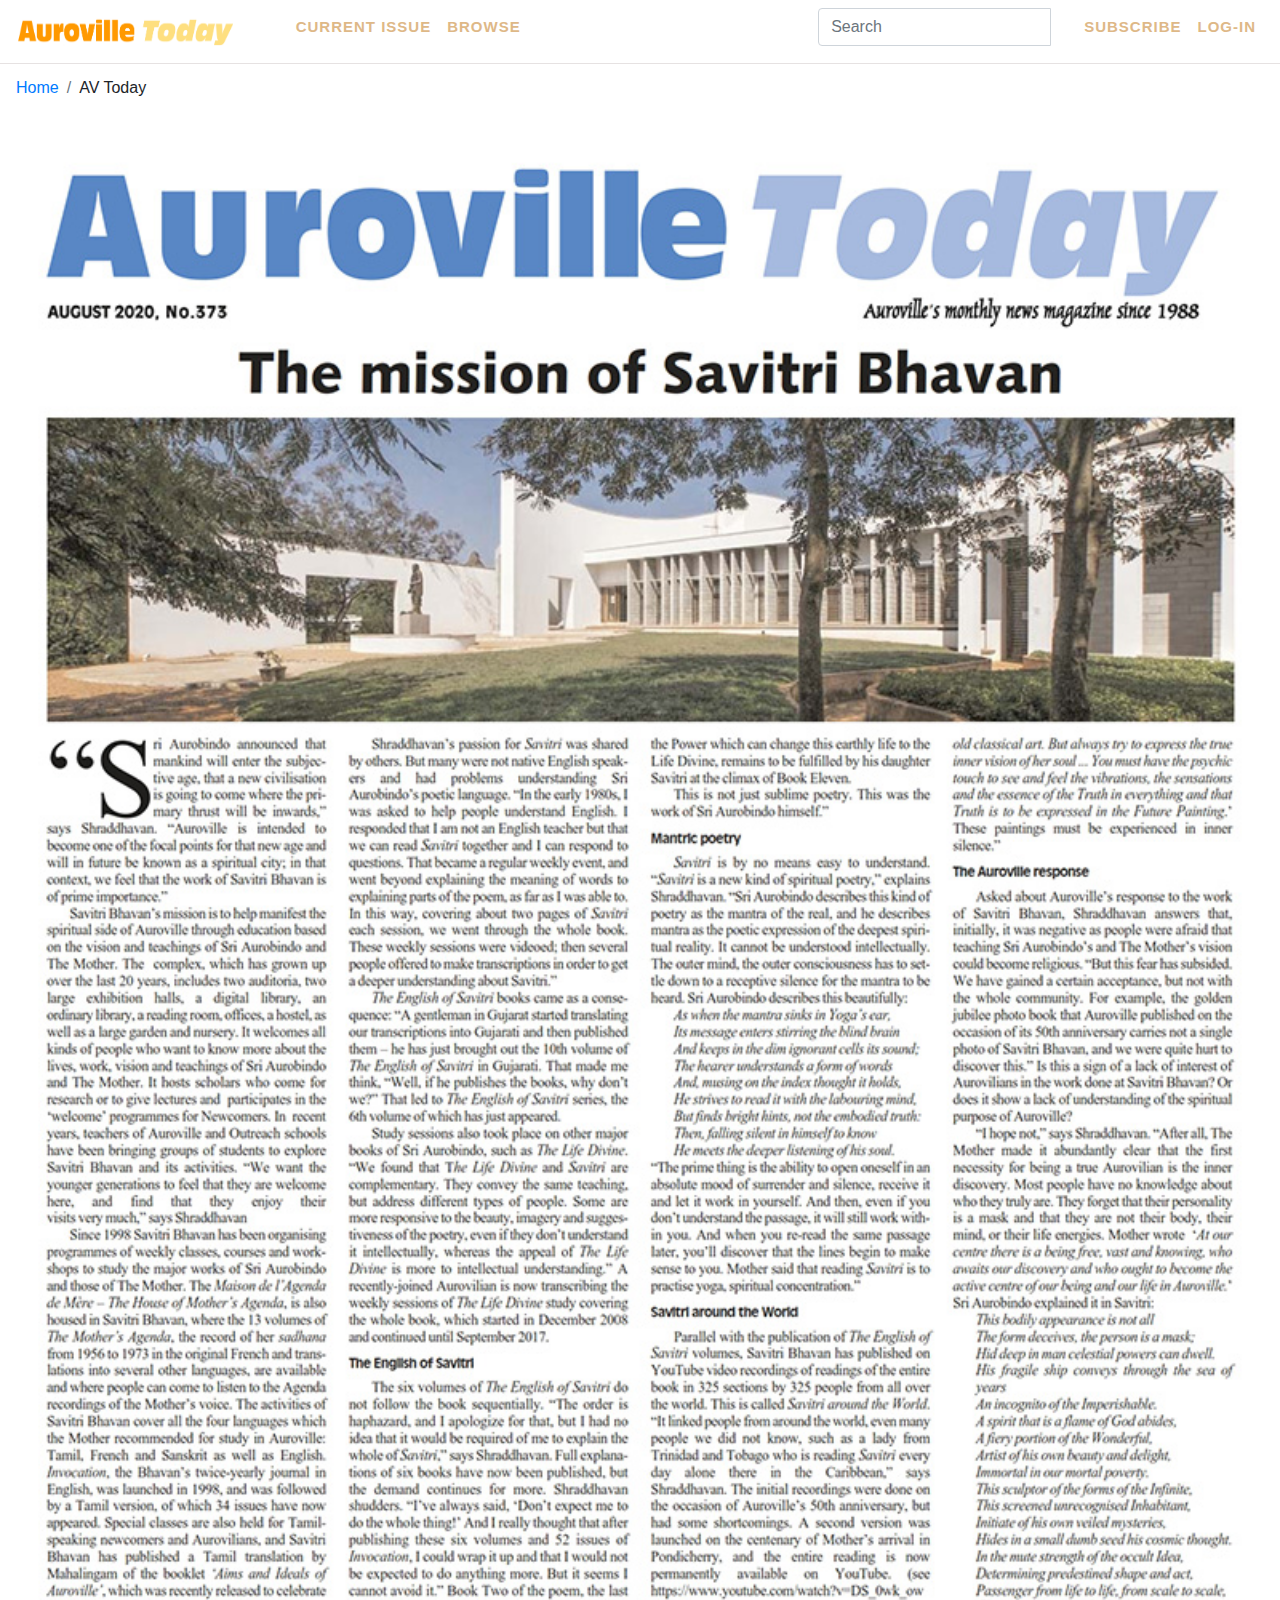
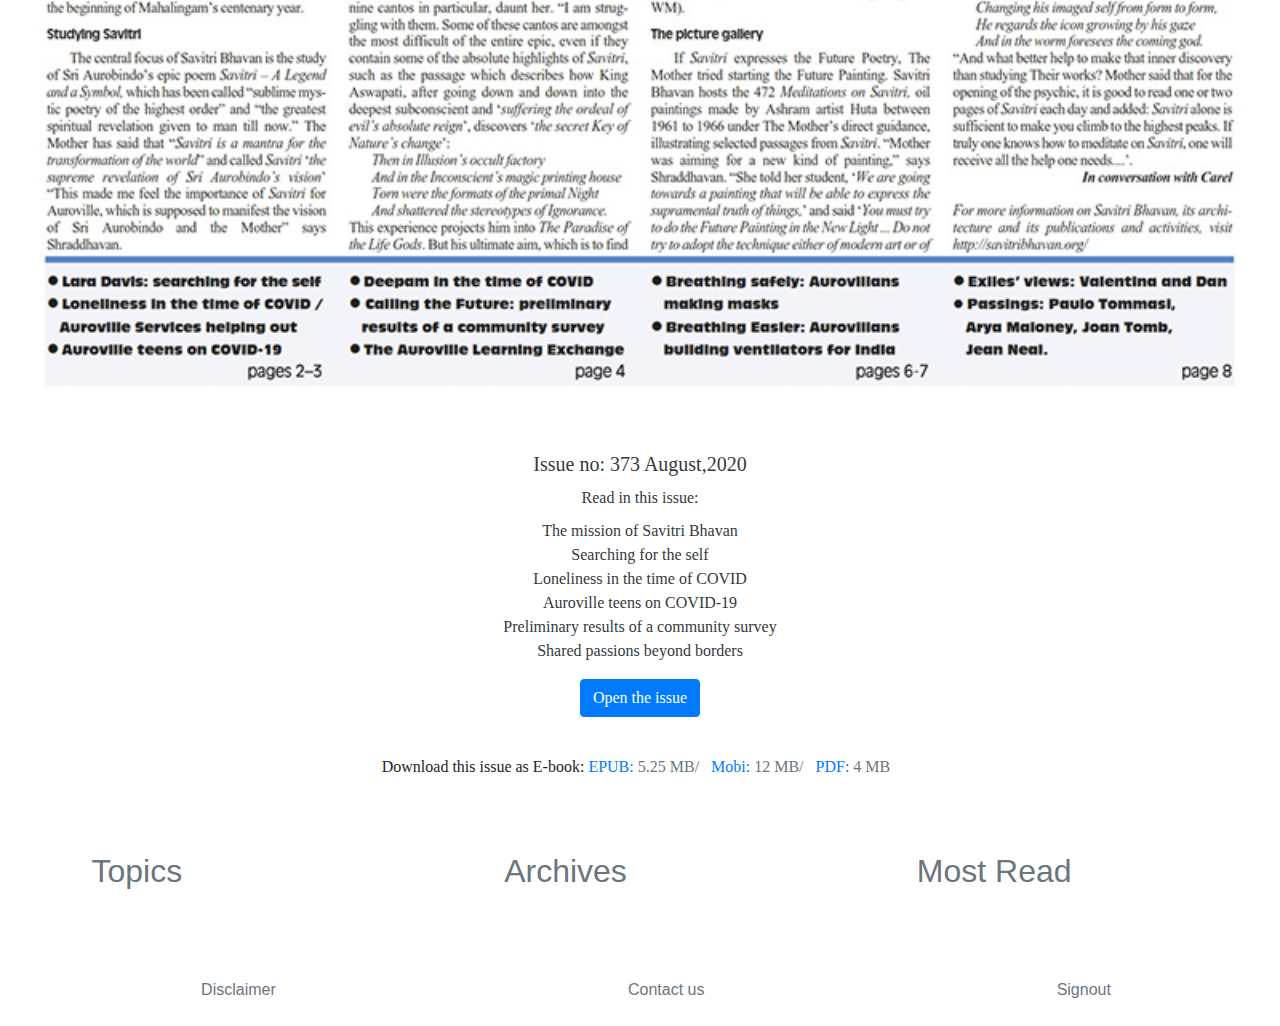
<file: index.html>
<!doctype html>
<html lang="en">
  <head>
    <!-- Required meta tags -->
    <meta charset="utf-8">
    <meta name="viewport" content="width=device-width, initial-scale=1, shrink-to-fit=no">
    <link rel="icon" href="images/title.jpg">

    <!-- Bootstrap CSS -->
    <link rel="stylesheet" href="https://stackpath.bootstrapcdn.com/bootstrap/4.3.1/css/bootstrap.min.css" integrity="sha384-ggOyR0iXCbMQv3Xipma34MD+dH/1fQ784/j6cY/iJTQUOhcWr7x9JvoRxT2MZw1T" crossorigin="anonymous">
    <link rel="stylesheet" href="https://use.fontawesome.com/releases/v5.14.0/css/all.css" integrity="sha384-HzLeBuhoNPvSl5KYnjx0BT+WB0QEEqLprO+NBkkk5gbc67FTaL7XIGa2w1L0Xbgc" crossorigin="anonymous">
    <link rel="stylesheet" href="style.css">
    <title>Auroville Today</title>
  </head>
  <body>

    <!--navbar-->
    <nav class="navbar sticky-top nav-menu navbar-expand-lg  scroll">
      <!--Brand logo-->
       <a href="#" ><img src="images/avtoday_logo-fb6104b54d6cd9b0c238b9ac09770b38 (1).png" class="logo " alt=""></i></a>
           <button  type="button" class="navbar-toggler bg-white nav-button navigation-button fixed mt-1 " style="outline: none;" data-toggle="collapse" data-target="#nav">
            <div class="bg-dark line1"></div>
            <div class="bg-dark line2"></div>
            <div class="bg-dark line3"></div>
           </button>
           <div class="collapse navbar-collapse  mb-2" style="font-family:'Segoe UI', Tahoma, Geneva, Verdana, sans-serif" id="nav">
              <ul class="navbar-nav  ">
                  <li class="nav-item"><a href="#" class="nav-link menu-item  text-uppercase  ">Current issue</a> </li>
                  <li class="nav-item"><a href="#" class="nav-link menu-item  text-uppercase ">Browse</a> </li>
             </ul>         
                  
               
               <form class="form-inline ml-auto ">
                  <div class="input-group">
                      <input type="text" class="form-control"placeholder="Search">
                      <div class="input-group-append">
                          <button type="button" class="btn"><i class="fas fa-search text-muted"></i></button>
                      </div>
                  </div>
              </form>
              <ul class="navbar-nav  ">
                <li class="nav-item "><a href="#" class="nav-link menu-item  text-uppercase  ">Subscribe</a> </li>
                  <li class="nav-item"><a href="#" class="nav-link menu-item  text-uppercase ">Log-in</a>  </li>
              </ul>
           </div> 
            
      </nav>
      <!--End of navbar-->
    <!--Breadcrumps-->
    <nav aria-label="breadcrumb">
      <ol class="breadcrumb mb-0">
        <li class="breadcrumb-item"><a href="index.html">Home</a></li>
        <li class="breadcrumb-item item-active" aria-current="page">AV Today</li> 
      </ol>
    </nav>
    <!--End of Breadcrumps-->
    <div class="conatiner">
      <!--Card-->
    <section class="border-0 lora"> 
      <div class="card" >
          <img src="images/August.jpg" class="card-img-top" alt="...">
          <div class="card-body text-center ">
            <h5 class="card-title text-center"> <a href="#" class="text-dark ">Issue no: 373 August,2020</a></h5>
            <h6 class="card-title text-center"> <a href="#" class="text-dark ">Read in this issue:</a></h6>
              <ul class="text-center list-inline">
                <li class="list-item"><a href="#" class="text-dark ">The mission of Savitri Bhavan</a></li>
                <li class="list-item"><a href="#" class="text-dark ">Searching for the self</a></li>
                <li class="list-item"><a href="#" class="text-dark ">Loneliness in the time of COVID</a></li>
                <li class="list-item"><a href="#" class="text-dark ">Auroville teens on COVID-19</a></li>
                <li class="list-item"><a href="#" class="text-dark ">Preliminary results of a community survey</a></li>
                <li class="list-item"><a href="#" class="text-dark ">Shared passions beyond borders</a></li>
              </ul>
            <a href="issue-index.html" class="btn btn-primary text-center">Open the issue</a>
          </div>
          
        </div>   

<!-- Download  -->
  <section class="mt-0">
    <div class="card">
      <div class="card-body">
        <div class="row">
          <div class="col-lg-12">
            <h6 class=" mr-lg-2  text-center"><i class=" fas fa-download"></i>  Download this issue as E-book: 
              <span>
                <a href="" >  EPUB: <span class="text-muted">5.25 MB/</span></a>
                <a href="" class="ml-2">Mobi: <span class="text-muted">12 MB/</span></a>
                <a href="" class="ml-2">PDF: <span class="text-muted">4 MB</span></a>
              </span></h6>
            </div>
        </div>
      </div>
    </div>
  </section>
<!-- End of Download -->        
  </section>  
  <!-- End of Card -->

  <!-- Index -->
  <section class="mb-2 p-4 ">
    <div class="row">
      <div class="col-lg-4">
        <a href="" class="text-secondary">
          <div class="row  my-4 text-center">
            <div class="col-xs-8 text-center mx-auto">
              <h2 class="text-capitalize fromleft">topics</h2>
            </div>
            <div class="col-xs-4 mx-auto">
              <i class="fas fa-book-reader fa-4x text-success fromright"></i>
            </div>
          </div>
        </a>     
      </div>
      <div class="col-lg-4">
        <a href="archives.html" class="text-secondary">
          <div class="row  my-4 text-center">
            <div class="col-xs-8 text-center mx-auto">
              <h2 class="text-capitalize fromleft">Archives</h2>
            </div>
            <div class="col-xs-4 mx-auto">
              <i class="fas fa-boxes fa-4x text-warning"></i>

            </div>
          </div>
        </a>     
      </div>
      
      <div class="col-lg-4">
        <a href="" class="text-secondary">
          <div class="row  my-4">
            <div class="col-xs-8 mx-auto text-center fromleft">
              <h2 class="text-capitalize ">Most Read</h2>
            </div>
            <div class="col-xs-4 mx-auto fromright">
              <i class="fab fa-gratipay fa-4x text-danger "></i>
            </div>
          </div>
        </a>
      </div>
    </div>
     
  </section>
  <!-- End of index-->
    </div>
 <!-- End of container -->
    

    <!-- Footer -->
    <section class="mt-0 p-4">
      <div class="row">
        <div class="col-xs-4 mx-lg-auto"><a href="" class="text-secondary"><i class=" text-success far fa-clipboard mx-3 "></i>Disclaimer</a></div>
        <div class="col-xs-4 mx-lg-auto"><a href="" class="text-secondary"><i class=" text-warning far fa-id-card  mx-3"></i>Contact us </a></div>
        <div class="col-xs-4 mx-lg-auto"><a href="" class="text-secondary"><i class=" text-danger fas fa-sign-out-alt  mx-3"></i>Signout</a></div>
      </div>      
    </section>
    <!-- End of Footer -->

    <!-- return-to-top -->
    <a href="javascript:" id="return-to-top" ><i class="fas fa-chevron-up"></i></a>  
    <!--End of return-to-top -->


    <!-- Optional JavaScript -->
    <!-- jQuery first, then Popper.js, then Bootstrap JS -->
    <script src="https://code.jquery.com/jquery-3.5.1.js" integrity="sha256-QWo7LDvxbWT2tbbQ97B53yJnYU3WhH/C8ycbRAkjPDc=" crossorigin="anonymous"></script>
    <script src="https://cdnjs.cloudflare.com/ajax/libs/popper.js/1.14.7/umd/popper.min.js" integrity="sha384-UO2eT0CpHqdSJQ6hJty5KVphtPhzWj9WO1clHTMGa3JDZwrnQq4sF86dIHNDz0W1" crossorigin="anonymous"></script>
    <script src="https://stackpath.bootstrapcdn.com/bootstrap/4.3.1/js/bootstrap.min.js" integrity="sha384-JjSmVgyd0p3pXB1rRibZUAYoIIy6OrQ6VrjIEaFf/nJGzIxFDsf4x0xIM+B07jRM" crossorigin="anonymous"></script>
    <script src="script.js"></script>
</body>
</html>
</file>
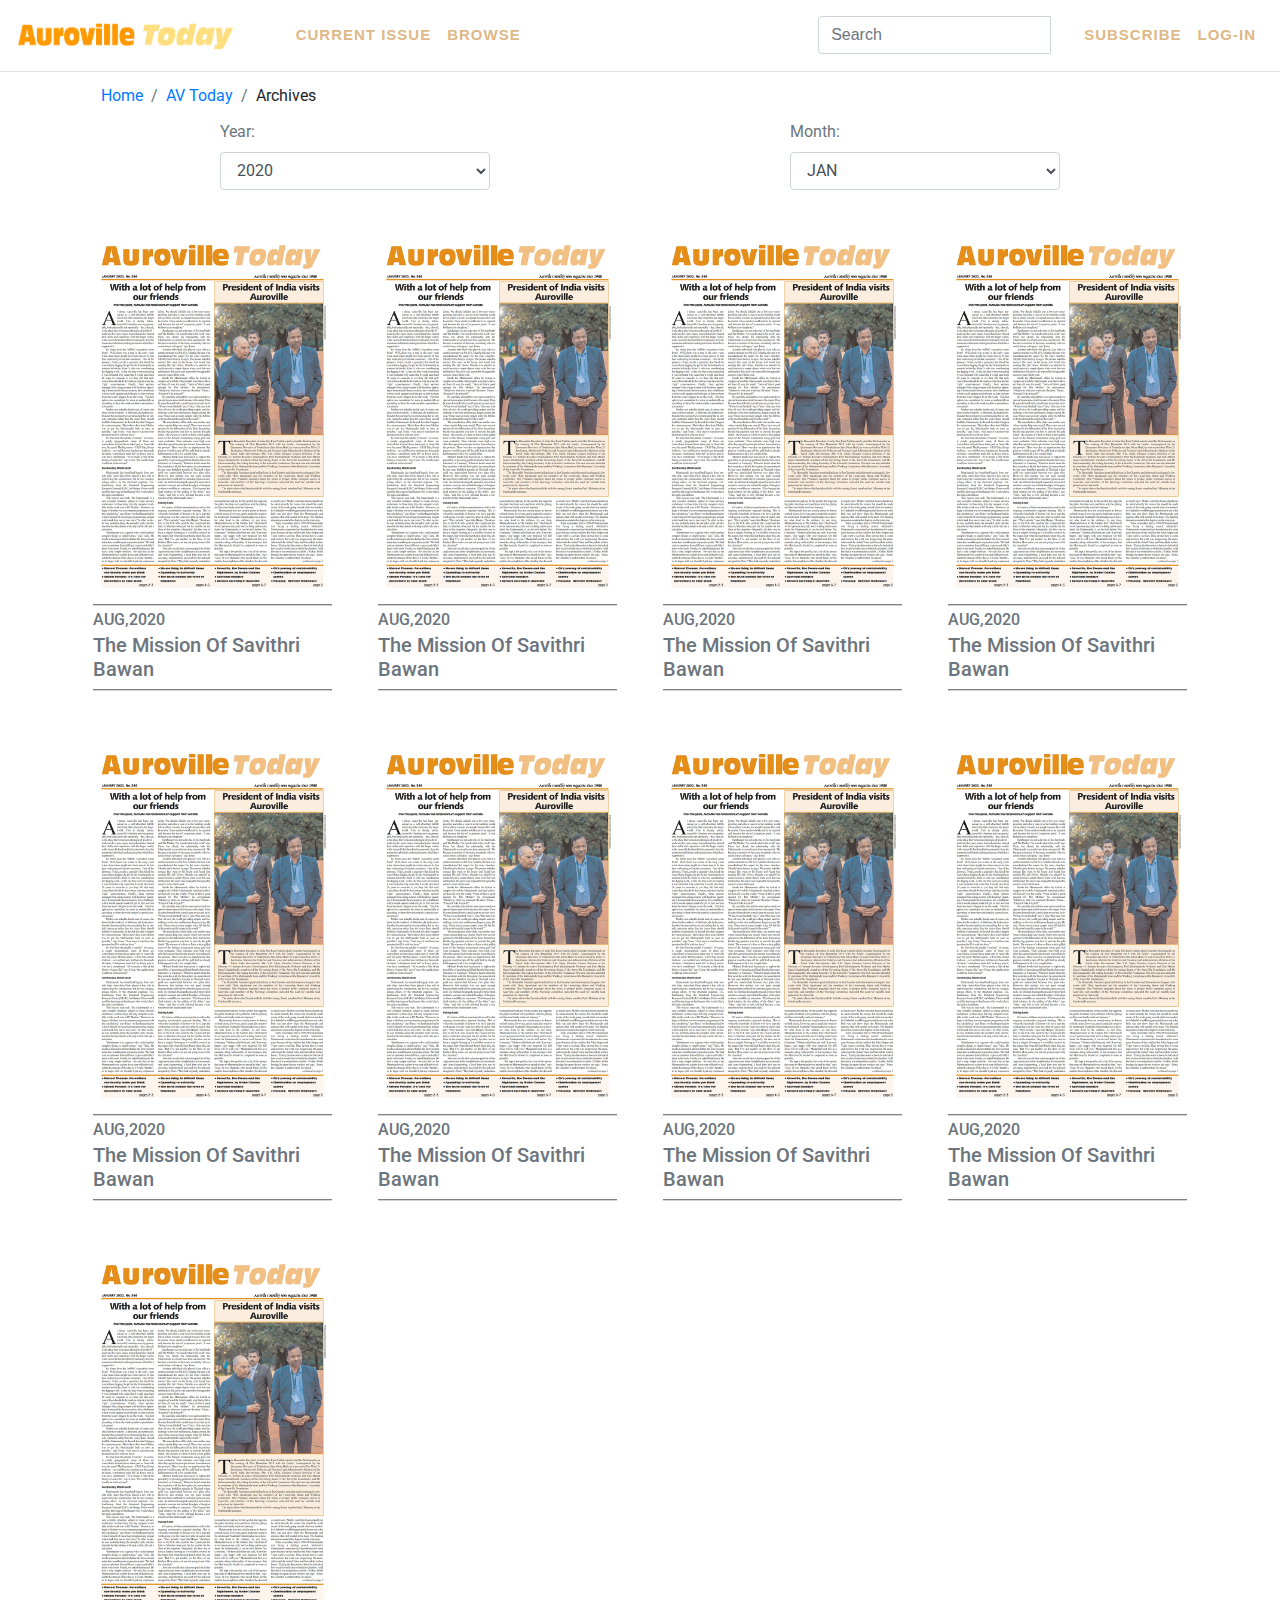
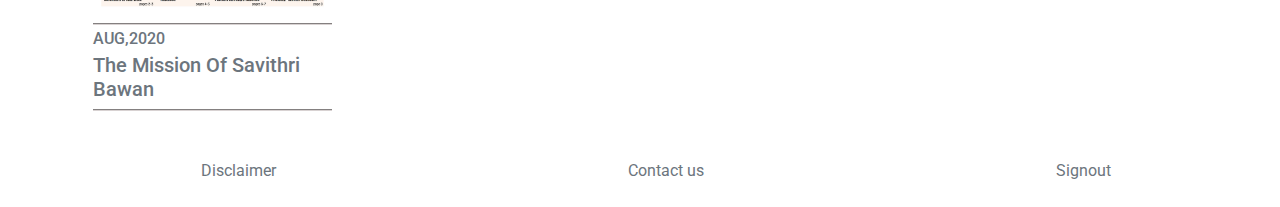
<file: archives.html>
<!doctype html>
<html lang="en">
  <head>
    <!-- Required meta tags -->
    <meta charset="utf-8">
    <meta name="viewport" content="width=device-width, initial-scale=1, shrink-to-fit=no">
    <link rel="icon" href="images/title.jpg">

    <!-- Bootstrap CSS -->
    <link rel="stylesheet" href="https://stackpath.bootstrapcdn.com/bootstrap/4.3.1/css/bootstrap.min.css" integrity="sha384-ggOyR0iXCbMQv3Xipma34MD+dH/1fQ784/j6cY/iJTQUOhcWr7x9JvoRxT2MZw1T" crossorigin="anonymous">
    <link rel="stylesheet" href="https://use.fontawesome.com/releases/v5.14.0/css/all.css" integrity="sha384-HzLeBuhoNPvSl5KYnjx0BT+WB0QEEqLprO+NBkkk5gbc67FTaL7XIGa2w1L0Xbgc" crossorigin="anonymous">
    <link rel="stylesheet" href="style.css">
    <link href="https://fonts.googleapis.com/css2?family=Roboto&display=swap" rel="stylesheet">
    <title>Auroville Today</title>
  </head>
  <body>
   <!--navbar-->
   <nav class="navbar sticky-top nav-menu navbar-expand-lg align-self-center scroll">
    <!--Brand logo-->
     <a href="#" class="mt-0" ><img src="images/avtoday_logo-fb6104b54d6cd9b0c238b9ac09770b38 (1).png" class="logo" alt=""></i></a>
         <button  type="button" class="navbar-toggler bg-white nav-button navigation-button fixed mt-1 " style="outline: none;" data-toggle="collapse" data-target="#nav">
          <div class="bg-dark line1"></div>
          <div class="bg-dark line2"></div>
          <div class="bg-dark line3"></div>
         </button>
         <div class="collapse navbar-collapse mt-2 mb-2" style="font-family:'Segoe UI', Tahoma, Geneva, Verdana, sans-serif" id="nav">
            <ul class="navbar-nav ">
                <li class="nav-item"><a href="#" class="nav-link menu-item  text-uppercase  ">Current issue</a> </li>
                <li class="nav-item"><a href="#" class="nav-link menu-item  text-uppercase ">Browse</a> </li>
           </ul>         
                
             
             <form class="form-inline ml-auto ">
                <div class="input-group">
                    <input type="text" class="form-control"placeholder="Search">
                    <div class="input-group-append">
                        <button type="button" class="btn"><i class="fas fa-search text-muted"></i></button>
                    </div>
                </div>
            </form>
            <ul class="navbar-nav ">
              <li class="nav-item"><a href="#" class="nav-link menu-item  text-uppercase  ">Subscribe</a> </li>
                <li class="nav-item"><a href="#" class="nav-link menu-item  text-uppercase ">Log-in</a>  </li>
            </ul>
         </div> 
          
    </nav>
    <!--End of navbar-->
    <!--Breadcrumps-->
    


    <div class="container">
      <!--Breadcrumps-->
    <nav aria-label="breadcrumb bg-light">
      <ol class="breadcrumb mb-0">
        <li class="breadcrumb-item"><a href="https://www.auroville.org/">Home</a></li>
        <li class="breadcrumb-item"><a href="index.html">AV Today</a></li>
        <li class="breadcrumb-item item-active" aria-current="page">Archives</li>
      </ol>
    </nav>
    <!--End of Breadcrumps-->
    <div class="row ">
      <div class="col-lg-6">
        <div class="form-group text-muted mx-auto" style="width: 50%;">
          <label for="sel1">Year:</label>
          <select class="form-control" id="sel1">
            <option>2020</option>
            <option>2019</option>
            <option>2018</option>
            <option>2017</option>
            <option>2016</option>
            <option>2015</option>
            <option>2014</option>
            <option>2013</option>
            <option>2012</option>
            
          </select>
        </div>
      </div>
      <div class="col-lg-6">
        <div class="form-group mx-auto text-muted" style="width: 50%;">
          <label for="sel2">Month:</label>
          <select class="form-control" id="sel2">
            <option> JAN</option>
            <option>jan</option>
            <option>jan</option>
            <option>jan</option>
            <option>jan</option>
            <option>jan</option>
            <option>jan</option>
            <option>jan</option>
            <option>jan</option>
            
          </select>
        </div>
      </div>
    </div>
    
      <div class="row">
        <div class="col-lg-3 col-sm-6 ">
          <div class="my-3 p-2">
            <img src="images/Jan.jpg" class="img-fluid mt-2" alt="">
            <div class="margin mt-2">
              <h6 class="text-uppercase text-muted mt-1 mb-0">aug,2020</h6>
              <a href="" class="text-secondary "><h5 class="text-capitalize mt-1">The mission of savithri bawan</h5></a>
            </div>
          </div>
        </div>
        <div class="col-lg-3 col-sm-6 ">
          <div class="my-3 p-2">
            <img src="images/Jan.jpg" class="img-fluid mt-2" alt="">
            <div class="margin mt-2">
              <h6 class="text-uppercase text-muted mt-1 mb-0">aug,2020</h6>
              <a href="" class="text-secondary "><h5 class="text-capitalize mt-1">The mission of savithri bawan</h5></a>
            </div>
          </div>
        </div>
        <div class="col-lg-3 col-sm-6 ">
          <div class="my-3 p-2">
            <img src="images/Jan.jpg" class="img-fluid mt-2" alt="">
            <div class="margin mt-2">
              <h6 class="text-uppercase text-muted mt-1 mb-0">aug,2020</h6>
              <a href="" class="text-secondary "><h5 class="text-capitalize mt-1">The mission of savithri bawan</h5></a>
            </div>
          </div>
        </div>
        <div class="col-lg-3 col-sm-6 ">
          <div class="my-3 p-2">
            <img src="images/Jan.jpg" class="img-fluid mt-2" alt="">
            <div class="margin mt-2">
              <h6 class="text-uppercase text-muted mt-1 mb-0">aug,2020</h6>
              <a href="" class="text-secondary "><h5 class="text-capitalize mt-1">The mission of savithri bawan</h5></a>
            </div>
          </div>
        </div>
        <div class="col-lg-3 col-sm-6 ">
          <div class="my-3 p-2">
            <img src="images/Jan.jpg" class="img-fluid mt-2" alt="">
            <div class="margin mt-2">
              <h6 class="text-uppercase text-muted mt-1 mb-0">aug,2020</h6>
              <a href="" class="text-secondary "><h5 class="text-capitalize mt-1">The mission of savithri bawan</h5></a>
            </div>
          </div>
        </div>
        <div class="col-lg-3 col-sm-6 ">
          <div class="my-3 p-2">
            <img src="images/Jan.jpg" class="img-fluid mt-2" alt="">
            <div class="margin mt-2">
              <h6 class="text-uppercase text-muted mt-1 mb-0">aug,2020</h6>
              <a href="" class="text-secondary "><h5 class="text-capitalize mt-1">The mission of savithri bawan</h5></a>
            </div>
          </div>
        </div>
        <div class="col-lg-3 col-sm-6 ">
          <div class="my-3 p-2">
            <img src="images/Jan.jpg" class="img-fluid mt-2" alt="">
            <div class="margin mt-2">
              <h6 class="text-uppercase text-muted mt-1 mb-0">aug,2020</h6>
              <a href="" class="text-secondary "><h5 class="text-capitalize mt-1">The mission of savithri bawan</h5></a>
            </div>
          </div>
        </div>
        <div class="col-lg-3 col-sm-6 ">
          <div class="my-3 p-2">
            <img src="images/Jan.jpg" class="img-fluid mt-2" alt="">
            <div class="margin mt-2">
              <h6 class="text-uppercase text-muted mt-1 mb-0">aug,2020</h6>
              <a href="" class="text-secondary "><h5 class="text-capitalize mt-1">The mission of savithri bawan</h5></a>
            </div>
          </div>
        </div>
        <div class="col-lg-3 col-sm-6 ">
          <div class="my-3 p-2">
            <img src="images/Jan.jpg" class="img-fluid mt-2" alt="">
            <div class="margin mt-2">
              <h6 class="text-uppercase text-muted mt-1 mb-0">aug,2020</h6>
              <a href="" class="text-secondary "><h5 class="text-capitalize mt-1">The mission of savithri bawan</h5></a>
            </div>
          </div>
        </div>
       
      </div>
      <!-- end of row -->
        
    </div>
    <!-- End of container -->
    
    <!-- Footer -->
    <section class=" mt-0 p-4">
      <div class="row">
        <div class="col-xs-4 mx-auto"><a href="" class="text-secondary"><i class=" text-success far fa-clipboard mx-3 "></i>Disclaimer</a></div>
        <div class="col-xs-4 mx-auto"><a href="" class="text-secondary"><i class=" text-warning far fa-id-card  mx-3"></i>Contact us </a></div>
        <div class="col-xs-4 mx-auto"><a href="" class="text-secondary"><i class=" text-danger fas fa-sign-out-alt  mx-3"></i>Signout</a></div>
      </div>      
    </section>
    <!-- End of Footer -->

    <!-- return-to-top -->
    <a href="javascript:" id="return-to-top" ><i class="fas fa-chevron-up"></i></a>  
    <!-- End of return-to-top -->

    <!-- Optional JavaScript -->
    <!-- jQuery first, then Popper.js, then Bootstrap JS -->
    <script src="https://code.jquery.com/jquery-3.5.1.js" integrity="sha256-QWo7LDvxbWT2tbbQ97B53yJnYU3WhH/C8ycbRAkjPDc=" crossorigin="anonymous"></script>
    <script src="https://cdnjs.cloudflare.com/ajax/libs/popper.js/1.14.7/umd/popper.min.js" integrity="sha384-UO2eT0CpHqdSJQ6hJty5KVphtPhzWj9WO1clHTMGa3JDZwrnQq4sF86dIHNDz0W1" crossorigin="anonymous"></script>
    <script src="https://stackpath.bootstrapcdn.com/bootstrap/4.3.1/js/bootstrap.min.js" integrity="sha384-JjSmVgyd0p3pXB1rRibZUAYoIIy6OrQ6VrjIEaFf/nJGzIxFDsf4x0xIM+B07jRM" crossorigin="anonymous"></script>
    <script src="script.js"></script>
</body>
</html>
</file>
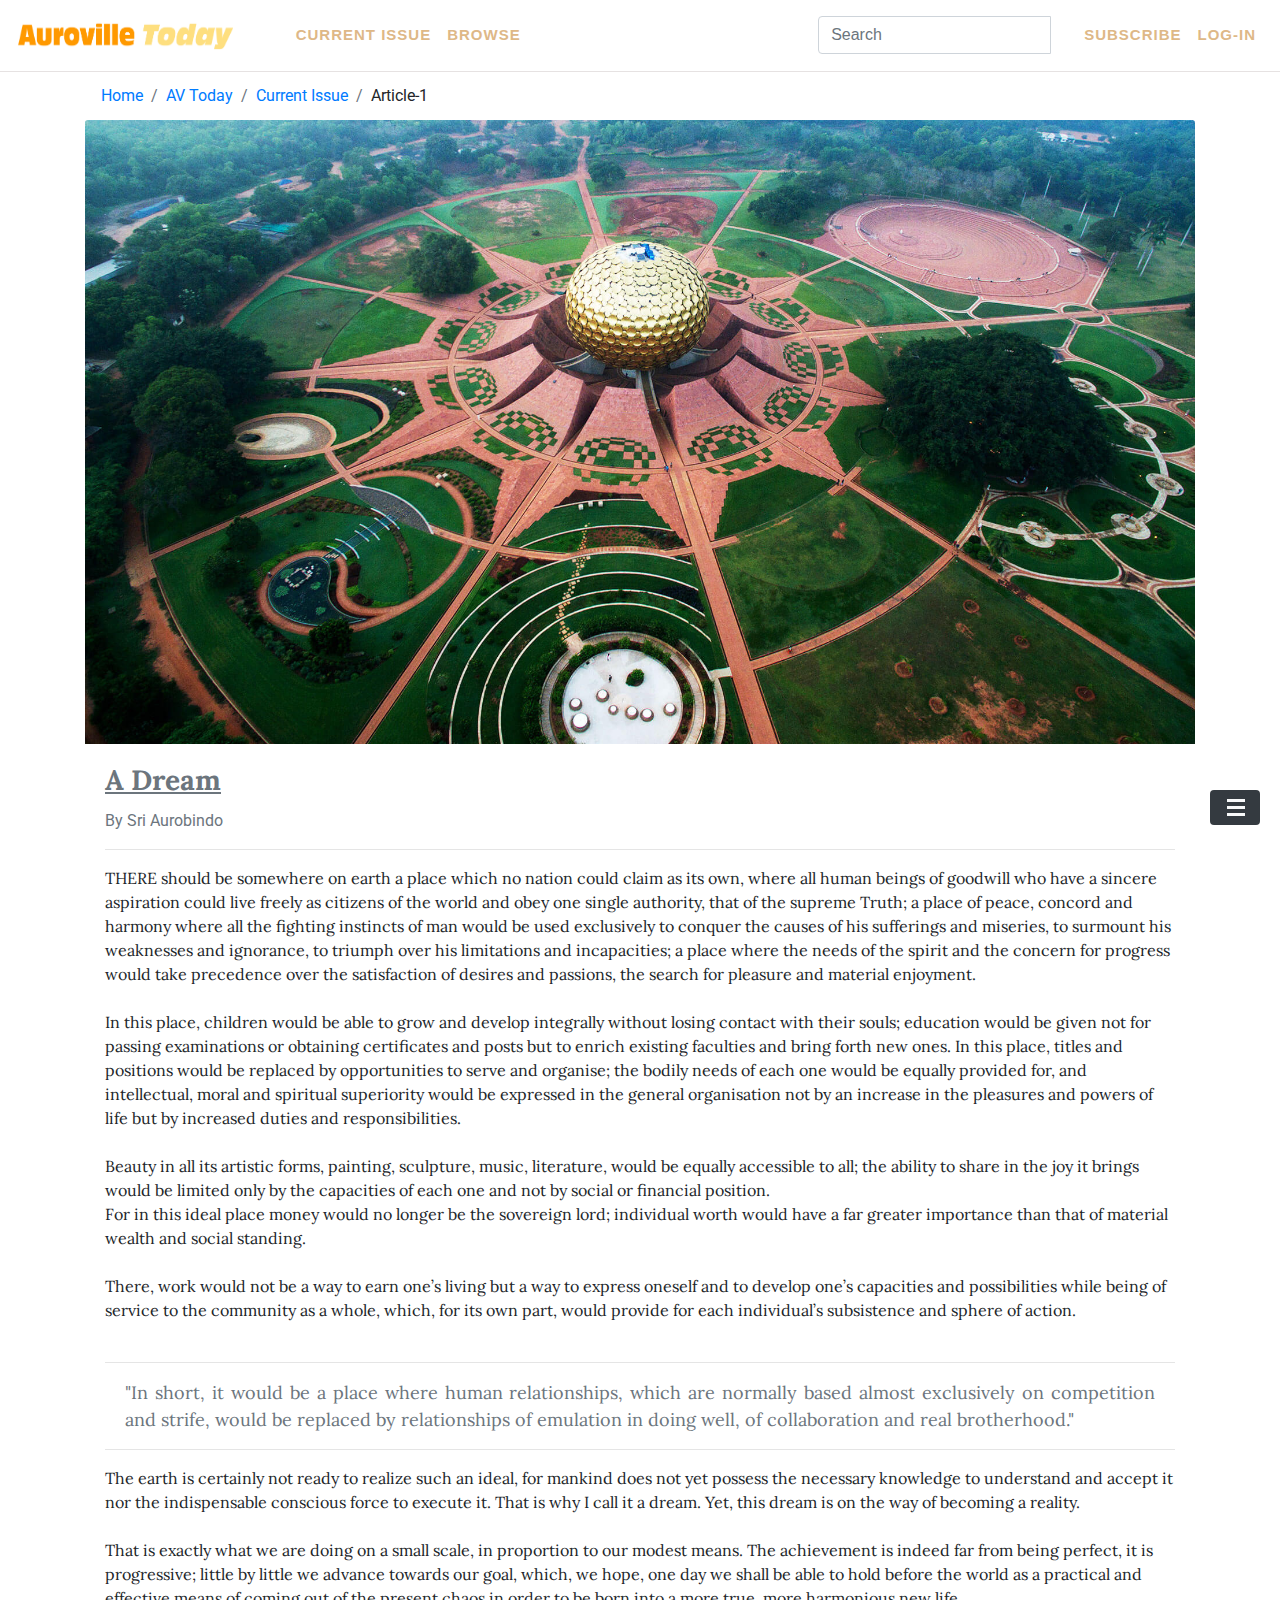
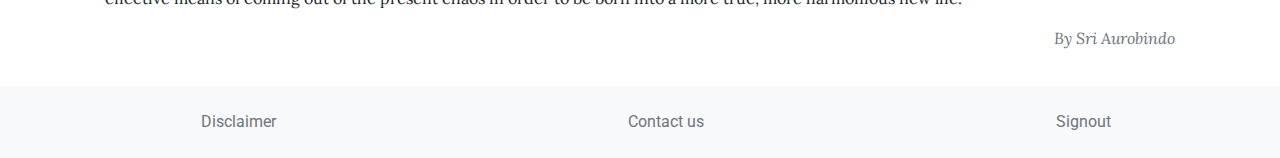
<file: article.html>
<!doctype html>
<html lang="en">
  <head>
    <!-- Required meta tags -->
    <meta charset="utf-8">
    <meta name="viewport" content="width=device-width, initial-scale=1, shrink-to-fit=no">
    <link rel="icon" href="images/title.jpg">
    <link href="https://fonts.googleapis.com/css2?family=Lora&display=swap" rel="stylesheet">

    <!-- Material Design fonts -->
    <link rel="stylesheet" href="http://fonts.googleapis.com/css?family=Roboto:300,400,500,700" type="text/css">
    <link href="https://fonts.googleapis.com/icon?family=Material+Icons" rel="stylesheet">

    <!-- Bootstrap CSS -->
    <link rel="stylesheet" href="https://stackpath.bootstrapcdn.com/bootstrap/4.3.1/css/bootstrap.min.css" integrity="sha384-ggOyR0iXCbMQv3Xipma34MD+dH/1fQ784/j6cY/iJTQUOhcWr7x9JvoRxT2MZw1T" crossorigin="anonymous">
    <link rel="stylesheet" href="https://use.fontawesome.com/releases/v5.14.0/css/all.css" integrity="sha384-HzLeBuhoNPvSl5KYnjx0BT+WB0QEEqLprO+NBkkk5gbc67FTaL7XIGa2w1L0Xbgc" crossorigin="anonymous">
    <link rel="stylesheet" href="style.css">
    <title>Auroville Today</title>
  </head> 
  <body >
    <!-- Side navbar -->
    <div id="mySidenav" class="sidenav collapse " style="width: auto;">
      <h4 class="  text-uppercase font text-center" style="font-family:'Segoe UI', Tahoma, Geneva, Verdana, sans-serif " >read next:</h4>
      <a href="#" class="text-capitalize">The mission of Savitri Bhavan</a>
      <a href="#"  class="text-capitalize" >Loneliness in the time of COVID</a> 
      <a href="#" class="text-capitalize">Searching for the self</a> 
      <a href="#" class="text-capitalize">Auroville teens on COVID-19</a> 
      <a href="#" class="text-capitalize">Closed doors open hearts</a> 
      <a href="#" class="text-capitalize">Shared passions beyond borders</a> 
      <a href="#" class="text-capitalize">Preliminary results of a community survey</a> 
    </div>
    <!-- End of Side Navbar -->
    <!--navbar-->
    <nav class="navbar sticky-top nav-menu navbar-expand-lg align-self-center scroll">
      <!--Brand logo-->
       <a href="#" class="mt-0" ><img src="images/avtoday_logo-fb6104b54d6cd9b0c238b9ac09770b38 (1).png" class="logo" alt=""></i></a>
           <button  type="button" class="navbar-toggler bg-white nav-button navigation-button fixed mt-1 " style="outline: none;" data-toggle="collapse" data-target="#nav">
            <div class="bg-dark line1"></div>
            <div class="bg-dark line2"></div>
            <div class="bg-dark line3"></div>
           </button>
           <div class="collapse navbar-collapse mt-2 mb-2" style="font-family:'Segoe UI', Tahoma, Geneva, Verdana, sans-serif" id="nav">
              <ul class="navbar-nav ">
                  <li class="nav-item"><a href="#" class="nav-link menu-item  text-uppercase  ">Current issue</a> </li>
                  <li class="nav-item"><a href="#" class="nav-link menu-item  text-uppercase ">Browse</a> </li>
             </ul>         
                  
               
               <form class="form-inline ml-auto ">
                  <div class="input-group">
                      <input type="text" class="form-control"placeholder="Search">
                      <div class="input-group-append">
                          <button type="button" class="btn"><i class="fas fa-search text-muted"></i></button>
                      </div>
                  </div>
              </form>
              <ul class="navbar-nav ">
                <li class="nav-item"><a href="#" class="nav-link menu-item  text-uppercase  ">Subscribe</a> </li>
                  <li class="nav-item"><a href="#" class="nav-link menu-item  text-uppercase ">Log-in</a>  </li>
              </ul>
           </div> 
            
      </nav>
      <!--End of navbar-->

    <div id="main" class="m-0 p-0 ">
      
   <div class="container" >
     <!--Breadcrumps-->
    <nav aria-label="breadcrumb ">
      <ol class="breadcrumb mb-0">
        <li class="breadcrumb-item"><a href="https://www.auroville.org/">Home</a></li>
        <li class="breadcrumb-item"><a href="index.html">AV Today</a></li>
        <li class="breadcrumb-item"><a href="issue-index.html">Current Issue</a></li>
        <li class="breadcrumb-item item-active" aria-current="page">Article-1</li> 
      </ol>
      </nav>
 <!--End of Breadcrumps-->
    <!--Card-->
    <section class="mb-0 mt-0" style="border: none"> 
      <div class="card  mt-0" style="border-none">
          <img src="images/article1.jpg" class="card-img-top opaque" alt="...">
          
          <div class="card-body ">
            <h3 class="card-title lora "> <a href="#" class="text-secondary font-weight-bold  lora "><u>A Dream</u></a></h3>
            <h8 class="card-title "><a href="#" class="text-secondary text-muted ">By Sri Aurobindo</a></h8><hr>
            <p class="card-text lora ">
                      THERE should be somewhere on earth a place which no nation could claim as its own, where all human beings of goodwill who have a sincere aspiration could live freely as citizens of the world and obey one single authority, that of the supreme Truth; a place of peace, concord and harmony where all the fighting instincts of man would be used exclusively to conquer the causes of his sufferings and miseries, to surmount his weaknesses and ignorance, to triumph over his limitations and incapacities; a place where the needs of the spirit and the concern for progress would take precedence over the satisfaction of desires and passions, the search for pleasure and material enjoyment.
              <br>
              <br>
              In this place, children would be able to grow and develop integrally without losing contact with their souls; education would be given not for passing examinations or obtaining certificates and posts but to enrich existing faculties and bring forth new ones. In this place, titles and positions would be replaced by opportunities to serve and organise; the bodily needs of each one would be equally provided for, and intellectual, moral and spiritual superiority would be expressed in the general organisation not by an increase in the pleasures and powers of life but by increased duties and responsibilities. 
              <BR>
              <BR>
              Beauty in all its artistic forms, painting, sculpture, music, literature, would be equally accessible to all; the ability to share in the joy it brings would be limited only by the capacities of each one and not by social or financial position.
              
      
              <br>
              
              
              For in this ideal place money would no longer be the sovereign lord; individual worth would have a far greater importance than that of material wealth and social standing. 
              <br>
              <br>
              
              There, work would not be a way to earn one’s living but a way to express oneself and to develop one’s capacities and possibilities while being of service to the community as a whole, which, for its own part, would provide for each individual’s subsistence and sphere of action. 
              <br>
              <br><HR>
              <p class="intend lora text-muted">"In short, it would be a place where human relationships, which are normally based almost exclusively on competition and strife, would be replaced by relationships of emulation in doing well, of collaboration and real brotherhood."
              </p><HR>
              
              <p class="lora">The earth is certainly not ready to realize such an ideal, for mankind does not yet possess the necessary knowledge to understand and accept it nor the indispensable conscious force to execute it. That is why I call it a dream. Yet, this dream is on the way of becoming a reality.<br><br> That is exactly what we are doing on a small scale, in proportion to our modest means. The achievement is indeed far from being perfect, it is progressive; little by little we advance towards our goal, which, we hope, one day we shall be able to hold before the world as a practical and effective means of coming out of the present chaos in order to be born into a more true, more harmonious new life.  
              </p>
             <p class="right lora text-muted"><em>By Sri Aurobindo</em></P>
          </div>
        </div>
  </section>  
  <!--End of Card-->
    </div>
    </div>
    <!-- Footer -->
    <section class="bg-light mt-0 p-4">
      <div class="row">
        <div class="col-xs-4 mx-lg-auto"><a href="" class="text-secondary"><i class=" text-success far fa-clipboard mx-3 "></i>Disclaimer</a></div>
        <div class="col-xs-4 mx-lg-auto"><a href="" class="text-secondary"><i class=" text-warning far fa-id-card  mx-3"></i>Contact us </a></div>
        <div class="col-xs-4 mx-lg-auto"><a href="" class="text-secondary"><i class=" text-danger fas fa-sign-out-alt  mx-3"></i>Signout</a></div>
      </div>   
    </section>
    <!-- End of Footer -->
     <!--Back to top-->
     <a href="javascript:" id="return-to-top" ><i class="fas fa-chevron-up"></i></a>
     <button  type="button" class=" navbar-toggler bg-dark float canva-button" style="outline: none;" data-toggle="collapse" data-target="#mySidenav">
      <div class="bg-light line11"></div>
      <div class="bg-light line22"></div>
      <div class="bg-light line33"></div>
     </button>     
     <!--End of Back to top-->
     
    
    <!-- Optional JavaScript -->
    <!-- jQuery first, then Popper.js, then Bootstrap JS -->
    <script src="https://code.jquery.com/jquery-3.5.1.js" integrity="sha256-QWo7LDvxbWT2tbbQ97B53yJnYU3WhH/C8ycbRAkjPDc=" crossorigin="anonymous"></script>
    <script src="https://cdnjs.cloudflare.com/ajax/libs/popper.js/1.14.7/umd/popper.min.js" integrity="sha384-UO2eT0CpHqdSJQ6hJty5KVphtPhzWj9WO1clHTMGa3JDZwrnQq4sF86dIHNDz0W1" crossorigin="anonymous"></script>
    <script src="https://stackpath.bootstrapcdn.com/bootstrap/4.3.1/js/bootstrap.min.js" integrity="sha384-JjSmVgyd0p3pXB1rRibZUAYoIIy6OrQ6VrjIEaFf/nJGzIxFDsf4x0xIM+B07jRM" crossorigin="anonymous"></script>
    <script src="script.js"></script>
</body>
</html>
</file>
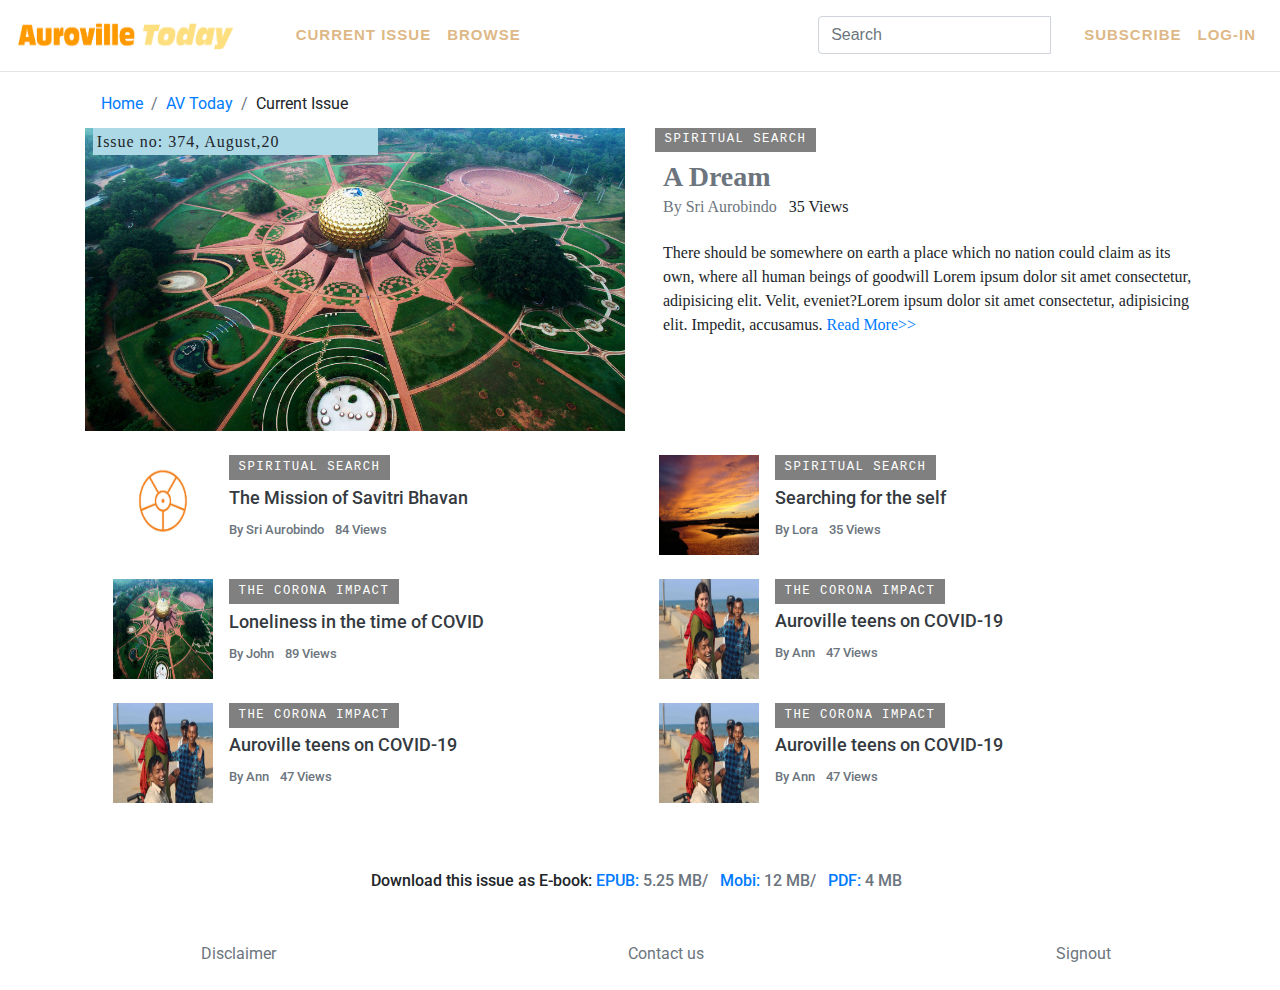
<file: issue-index.html>
<!doctype html>
<html lang="en">
  <head>
    <!-- Required meta tags -->
    <meta charset="utf-8">
    <meta name="viewport" content="width=device-width, initial-scale=1, shrink-to-fit=no">
    <link rel="icon" href="images/title.jpg">

    <!-- Bootstrap CSS -->
    <link rel="stylesheet" href="https://stackpath.bootstrapcdn.com/bootstrap/4.3.1/css/bootstrap.min.css" integrity="sha384-ggOyR0iXCbMQv3Xipma34MD+dH/1fQ784/j6cY/iJTQUOhcWr7x9JvoRxT2MZw1T" crossorigin="anonymous">
    <link rel="stylesheet" href="https://use.fontawesome.com/releases/v5.14.0/css/all.css" integrity="sha384-HzLeBuhoNPvSl5KYnjx0BT+WB0QEEqLprO+NBkkk5gbc67FTaL7XIGa2w1L0Xbgc" crossorigin="anonymous">
    <link rel="stylesheet" href="style.css">
    <link href="https://fonts.googleapis.com/css2?family=Roboto&display=swap" rel="stylesheet">
    <title>Auroville Today</title>
  </head>
  <body>
    <!--navbar-->
    <nav class="navbar sticky-top nav-menu navbar-expand-lg align-self-center scroll">
    <!--Brand logo-->
     <a href="#" class="mt-0" ><img src="images/avtoday_logo-fb6104b54d6cd9b0c238b9ac09770b38 (1).png" class="logo" alt=""></i></a>
         <button  type="button" class="navbar-toggler bg-white nav-button navigation-button fixed mt-1 " style="outline: none;" data-toggle="collapse" data-target="#nav">
          <div class="bg-dark line1"></div>
          <div class="bg-dark line2"></div>
          <div class="bg-dark line3"></div>
         </button>
         <div class="collapse navbar-collapse mt-2 mb-2" style="font-family:'Segoe UI', Tahoma, Geneva, Verdana, sans-serif" id="nav">
            <ul class="navbar-nav ">
                <li class="nav-item"><a href="#" class="nav-link menu-item  text-uppercase  ">Current issue</a> </li>
                <li class="nav-item"><a href="#" class="nav-link menu-item  text-uppercase ">Browse</a> </li>
           </ul>         
                
             
             <form class="form-inline ml-auto ">
                <div class="input-group">
                    <input type="text" class="form-control"placeholder="Search">
                    <div class="input-group-append">
                        <button type="button" class="btn"><i class="fas fa-search text-muted"></i></button>
                    </div>
                </div>
            </form>
            <ul class="navbar-nav ">
              <li class="nav-item"><a href="#" class="nav-link menu-item  text-uppercase  ">Subscribe</a> </li>
                <li class="nav-item"><a href="#" class="nav-link menu-item  text-uppercase ">Log-in</a>  </li>
            </ul>
         </div> 
          
    </nav>
    <!--End of navbar-->
    <!--Breadcrumps-->
    
    
    <div class="container" style="border: none;">
      <!--Breadcrumps-->
    <nav aria-label="breadcrumb " class=" mt-2">
      <ol class="breadcrumb mb-0 ">
        <li class="breadcrumb-item"><a href="https://www.auroville.org/">Home</a></li>
        <li class="breadcrumb-item"><a href="index.html">AV Today</a></li>
        <li class="breadcrumb-item item-active" aria-current="page">Current Issue</li>
      </ol>
    </nav>
    <!--End of Breadcrumps-->
      <!--Featured Article-->
    <section class="lora" style="border:none"> 
      
      <div class="row ">
        <div class="col-md-6 mx-0">
          <div class="overlay"><h6 class="m-1 " >Issue no: 374, August,20</h6></div>

          <img src="images/article1.jpg"  class="img-fluid" alt="...">

        </div>
        <div class="col-md-6 ">
          <!-- category -->
          <div class="post-cat-group  my-0 ml-0   mb-lg-2">
            <a class="post-cat cat-btn m-0" style="background:grey" href="#"> <h6 class="cat-font text-uppercase m-0">Spiritual Search</h6> </a>
           </div>
           <!-- End of category -->
           
          <h3 class="card-title ml-2 my-1"><a href="#" class="text-secondary font-weight-bold lora ">A Dream</a></h3>
          <h6 class="card-title ml-2 my-1 " style="font-size: medium;"><a href="#" class="text-secondary  text-muted lora">By Sri Aurobindo</a><span class="text-muted mx-auto"><i class="fas ml-2 text-warning fa-book-open"> </i></span> 35 Views</h6>
          <p class="card-text lora ml-2 mt-4">
            There should be somewhere on earth a place which no nation could claim as its own, where all human beings of goodwill Lorem ipsum dolor sit amet consectetur, adipisicing elit. Velit, eveniet?Lorem ipsum dolor sit amet consectetur, adipisicing elit. Impedit, accusamus.
            <a href="article.html">Read More>></a>
            </p>
        </div>
      </div>
    </section>  
    <!-- End of Featured Article -->

    <!--List of Articles-->   
       <section class=" p-4">
         <div class="row">
           <div class="col-lg-6">
            <div class="media post-block mb-4 ml-1">
              <a  class="align-self-center " href="#">
                <img class="img-fluid custom m-r-xs-30 mr-3 lazyloaded" src="images/title.jpg"   alt=""><div class="grad-overlay"></div>
              </a>
              <div class="media-body"> 
                <!-- category -->
                <div class="post-cat-group mb-1  mb-lg-2">
                 <a class="post-cat cat-btn m-0" style="background:grey" href="#"> <h6 class="cat-font text-uppercase m-0">Spiritual Search</h6> </a>
                </div>
                <!-- End of category -->
                <h3 class="post-title hover-line hover-line  mb-lg-2 mb-1"> 
                  <a href="#" class="text-dark roboto ">
                   The Mission of Savitri Bhavan
                  </a>
                 </h3>
                <h6 class="text-muted my-3" style="font-size: small;">By <span> <a href="" class="text-secondary">Sri Aurobindo</a></span><span class="text-muted mx-auto"><i class="fas text-warning ml-2 fa-book-open"> </i></span> 84 Views</h6>
              </div>
            </div>
           </div>

           <div class="col-lg-6">
            <div class="media post-block ml-1 mb-4 ">
              <a  class="align-self-center" href="#">
                <img class="img-fluid custom m-r-xs-30 mr-3 lazyloaded" src="images/article 2.jpg"  alt=""><div class="grad-overlay"></div>
              </a>
              <div class="media-body">
                <!-- category -->
                <div class="post-cat-group  mb-lg-2 mb-1 ">
                 <a class="post-cat cat-btn m-0" style="background:grey" href="#"> <h6 class="cat-font text-uppercase m-0">Spiritual search</h6> </a>
                </div>
                <!-- End of category -->
                <h3 class="post-title hover-line  mb-lg-2 hover-line mb-1"> <a href="#" class="text-dark roboto">Searching for the self</a></h3>
                <h6 class="text-muted my-3" style="font-size: small;">By <span> <a href="" class="text-secondary">Lora</a></span> <span class="text-muted mx-auto"><i class="fas ml-2 text-warning fa-book-open"> </i></span> 35 Views</h6>
              </div>
            </div>         
           </div>

           <div class="col-lg-6">
            <div class="media post-block ml-1 mb-4">
              <a  class="align-self-center" href="#">
                <img class="img-fluid  custom m-r-xs-30 mr-3 lazyloaded" src="images/article1.jpg" alt=""><div class="grad-overlay"></div>
              </a>
              <div class="media-body">
                <!-- category -->
                <div class="post-cat-group mb-1  mb-lg-2">
                 <a class="post-cat cat-btn m-0" style="background:grey" href="#"><h6 class="cat-font text-uppercase m-0">The Corona Impact </h6> </a>
                </div>
                <!--End of  category -->
      
                <h3 class="post-title hover-line hover-line  mb-lg-2 mb-1"> <a href="#" class="text-dark roboto">Loneliness in the time of COVID</a></h3>
                <h6 class="text-muted my-3" style="font-size: small;">By <span> <a href="" class="text-secondary">John</a></span><span class="text-muted mx-auto"><i class="fas ml-2 text-warning fa-book-open"> </i></span> 89 Views</h6>
              </div>
            </div>
           </div>

           <div class="col-lg-6">
            <div class="media post-block ml-1 mb-4 ">
              <a  class="align-self-center" href="#">
                <img class="img-fluid custom  m-r-xs-30 mr-3 lazyloaded" src="images/Article3.jpg" alt=""><div class="grad-overlay"></div>
              </a>
              <div class="media-body">
                <!-- category -->
                <div class="post-cat-group mb-1 mb-lg-2">
                 <a class="post-cat cat-btn m-0" style="background:grey" href="#">  <h6 class="cat-font text-uppercase m-0">The Corona Impact </h6> </a>
                </div>
                <!-- End of category -->
    
                <h3 class="post-title hover-line hover-line title-font mb-lg-2 mb-1"> <a href="#" class="text-dark roboto">Auroville teens on COVID-19</a></h3>
                <h6 class="text-muted my-3" style="font-size: small;">By <span> <a href="" class="text-secondary">Ann</a></span> <span class="text-muted mx-auto"><i class="fas ml-2 fa-book-open text-warning"> </i></span> 47 Views</h6>
              </div>
            </div>
           </div>
           <div class="col-lg-6">
            <div class="media post-block ml-1 mb-4 ">
              <a  class="align-self-center" href="#">
                <img class="img-fluid custom  m-r-xs-30 mr-3 lazyloaded" src="images/Article3.jpg"  alt=""><div class="grad-overlay"></div>
              </a>
              <div class="media-body">
                <!-- category -->
                <div class="post-cat-group mb-1 mb-lg-2">
                 <a class="post-cat cat-btn m-0" style="background:grey" href="#">  <h6 class="cat-font text-uppercase m-0">The Corona Impact </h6> </a>
                </div>
                <!-- End of category -->
    
                <h3 class="post-title hover-line hover-line title-font mb-lg-2 mb-1"> <a href="#" class="text-dark roboto">Auroville teens on COVID-19</a></h3>
                <h6 class="text-muted my-3" style="font-size: small;">By <span> <a href="" class="text-secondary">Ann</a></span> <span class="text-muted mx-auto"><i class="fas ml-2 fa-book-open text-warning"> </i></span> 47 Views</h6>
              </div>
            </div>
           </div>
           <div class="col-lg-6">
            <div class="media post-block ml-1 mb-4 ">
              <a  class="align-self-center" href="#">
                <img class="img-fluid custom  m-r-xs-30 mr-3 lazyloaded" src="images/Article3.jpg" alt=""><div class="grad-overlay"></div>
              </a>
              <div class="media-body">
                <!-- category -->
                <div class="post-cat-group mb-1 mb-lg-2">
                 <a class="post-cat cat-btn m-0" style="background:grey" href="#">  <h6 class="cat-font text-uppercase m-0">The Corona Impact </h6> </a>
                </div>
                <!-- End of category -->
    
                <h3 class="post-title hover-line hover-line title-font mb-lg-2 mb-1"> <a href="#" class="text-dark roboto">Auroville teens on COVID-19</a></h3>
                <h6 class="text-muted my-3 " style="font-size: small;">By <span> <a href="" class="text-secondary">Ann</a></span> <span class="text-muted mx-auto"><i class="fas ml-2 fa-book-open text-warning"> </i></span> 47 Views</h6>
              </div>
            </div>
           </div>

         </div><!--End of row-->        
       </section> 
    <!--End of Card-->

    <!-- Download  -->
    <section class="mt-0">
      <div class="card border-0">
        <div class="card-body">
          <div class="row">
            <div class="col-lg-12">
              <h6 class=" mr-lg-2  text-center"><i class=" fas fa-download"></i>  Download this issue as E-book: 
                <span>
                  <a href="" >  EPUB: <span class="text-muted">5.25 MB/</span></a>
                  <a href="" class="ml-2">Mobi: <span class="text-muted">12 MB/</span></a>
                  <a href="" class="ml-2">PDF: <span class="text-muted">4 MB</span></a>
                </span></h6>
            </div>
          </div>
        </div>
      </div>
    </section>
    <!-- End of Download -->
    </div>
    
    <!-- Footer -->
    <section class=" mt-0 p-4">
      <div class="row">
        <div class="col-xs-4 mx-auto"><a href="" class="text-secondary"><i class=" text-success far fa-clipboard mx-3 "></i>Disclaimer</a></div>
        <div class="col-xs-4 mx-auto"><a href="" class="text-secondary"><i class=" text-warning far fa-id-card  mx-3"></i>Contact us </a></div>
        <div class="col-xs-4 mx-auto"><a href="" class="text-secondary"><i class=" text-danger fas fa-sign-out-alt  mx-3"></i>Signout</a></div>
      </div>      
    </section>
    <!-- End of Footer -->

    <!-- return-to-top -->
    <a href="javascript:" id="return-to-top" ><i class="fas fa-chevron-up"></i></a>  
    <!-- End of return-to-top -->

    <!-- Optional JavaScript -->
    <!-- jQuery first, then Popper.js, then Bootstrap JS -->
    <script src="https://code.jquery.com/jquery-3.5.1.js" integrity="sha256-QWo7LDvxbWT2tbbQ97B53yJnYU3WhH/C8ycbRAkjPDc=" crossorigin="anonymous"></script>
    <script src="https://cdnjs.cloudflare.com/ajax/libs/popper.js/1.14.7/umd/popper.min.js" integrity="sha384-UO2eT0CpHqdSJQ6hJty5KVphtPhzWj9WO1clHTMGa3JDZwrnQq4sF86dIHNDz0W1" crossorigin="anonymous"></script>
    <script src="https://stackpath.bootstrapcdn.com/bootstrap/4.3.1/js/bootstrap.min.js" integrity="sha384-JjSmVgyd0p3pXB1rRibZUAYoIIy6OrQ6VrjIEaFf/nJGzIxFDsf4x0xIM+B07jRM" crossorigin="anonymous"></script>
    <script src="script.js"></script>
</body>
</html>
</file>
<file: style.css>
.brown{
    background-color: brown;
}

.navbar-brand{
    position: relative;
    background: url(images\avtoday_logo-fb6104b54d6cd9b0c238b9ac09770b38.png);
    width: 170px;
    left: 15px;
    max-height: 70px;

}

.scroll{
    top: 0;
    width: 100;
    height: 100%;
    transition: top 0.3s;
}
.border{
    border-bottom: 5px solid  black;
}
.border-down{
    border-bottom:  solid 3px;
}
.roboto{
font-family: 'Roboto', sans-serif;
font-size: 80%;
letter-spacing: 0ch;
}
.lora{
    font-family: 'Lora', serif;
}

.nav-menu{
    background: white;   
    transition: all .7s;
}
.logo{
    max-width : 80%;
    height: 30px;
    
}
.font{
    font-size: medium;

}
.navbar{
    border-bottom: .1px solid rgb(230, 226, 226);
}

.breadcrumb{
    background-color: white;
}
.custom-navbar{
    padding: 3px 25px;
    padding-top:7px;
    transition: all .5s;

}
.margin{
    border-top: 2px groove rgb(216, 210, 210);
    border-bottom: 2px groove rgb(216, 210, 210);
    
}

.card{
    border: none;
}
.menu-item{
    font-size:15px;
    font-weight: bold;
    letter-spacing: 1px;
    color:burlywood;
    transition: color .5s;

}
.menu-item:hover {
    color: chocolate;
    transform: translateY(-1px);
    transition: all .5s;
}


/* Sidenav */
/* The side navigation menu */
.sidenav {
    height: 100%; /* 100% Full-height */
    width: 0; /* 0 width - change this with JavaScript */
    position: fixed; /* Stay in place */
    z-index: 1; /* Stay on top */
    bottom: 0;
    right: 0;
    background-color:white; /* Black*/
    overflow-x: hidden; /* Disable horizontal scroll */
    padding-top: 60px; /* Place content 60px from the top */
    transition: 0.5s; /* 0.5 second transition effect to slide in the sidenav */
  }
  
  /* The navigation menu links */
  .sidenav a {
    padding: 8px 8px 8px 32px;
    text-decoration: none;
    font-size: 18px;
    color: burlywood;
    display: block;
    transition: 0.3s;
  }
  
  /* When you mouse over the navigation links, change their color */
  .sidenav a:hover {
    color: brown;
  }
  
  /* Position and style the close button (top right corner) */
  .sidenav .closebtn {
    position: absolute;
    top: 0;
    right: 25px;
    font-size: 36px;
    margin-left: 50px;
  }
  /* Style page content - use this if you want to push the page content to the right when you open the side navigation */
#main {
    transition: margin-left .5s;
    padding: 20px;
  }

  @media screen and (max-height: 450px) {
    .sidenav {padding-top: 15px;}
    .sidenav a {font-size: 18px;}
  }
/* End of Sidenav */
/*Return to top*/
#return-to-top {
    position: fixed;
    bottom: 20px;
    right: 20px;
    background: rgb(0, 0, 0);
    background: rgba(0, 0, 0, 0.7);
    width: 50px;
    height: 50px;
    display: block;
    text-decoration: none;
    -webkit-border-radius: 35px;
    -moz-border-radius: 35px;
    border-radius: 35px;
    display: none;
    -webkit-transition: all 0.3s linear;
    -moz-transition: all 0.3s ease;
    -ms-transition: all 0.3s ease;
    -o-transition: all 0.3s ease;
    transition: all 0.3s ease;
}
#return-to-top i {
    color: #fff;
    margin: 0;
    position: relative;
    left: 16px;
    top: 13px;
    font-size: 19px;
    -webkit-transition: all 0.3s ease;
    -moz-transition: all 0.3s ease;
    -ms-transition: all 0.3s ease;
    -o-transition: all 0.3s ease;
    transition: all 0.3s ease;
}
#return-to-top:hover {
    background: rgba(0, 0, 0, 0.9);
}
#return-to-top:hover i {
    color: #fff;
    top: 5px;
}
/* End of Return to top*/
/* Float-btn */
#float-btn {
    position: fixed;
    bottom: 80px;
    right: 20px;
    background: rgb(0, 0, 0);
    background: rgba(0, 0, 0, 0.7);
    width: 50px;
    height: 50px;
    display: block;
    text-decoration: none;
    -webkit-border-radius: 35px;
    -moz-border-radius: 35px;
    border-radius: 35px;
    display: none;
    -webkit-transition: all 0.3s linear;
    -moz-transition: all 0.3s ease;
    -ms-transition: all 0.3s ease;
    -o-transition: all 0.3s ease;
    transition: all 0.3s ease;
}
#float-btn i {
    color: #fff;
    margin: 0;
    position: relative;
    left: 16px;
    top: 13px;
    font-size: 19px;
    -webkit-transition: all 0.3s ease;
    -moz-transition: all 0.3s ease;
    -ms-transition: all 0.3s ease;
    -o-transition: all 0.3s ease;
    transition: all 0.3s ease;
}
#float-btn:hover {
    background: rgba(0, 0, 0, 0.9);
}

/* End of float-btn*/


/*Nav-dir*/
.line1, .line2, .line3{
    width: 23px;
    height:3px;
    margin: 5px;
    transition: all .5s;
}

.change .line1{
    transform: rotate(-45deg) translate(-5px,6px);
}
.change .line2{
    opacity: 0;
}
.change .line3{
    transform: rotate(45deg) translate(-5px,-6px);
    background: linear-gradient(rgba(0,0,0,.6),rgba(0,0,0,.7));
}
#new{
    /* position: absolute; */
    width: 100%;
    height: 100%;
    padding-top: 0%;
    margin: 0%;
    background-color: black;


}

.show{
    pointer-events: all;
    width: 100%;
    height :100%;
    background-color:white;
    z-index: 9988;
    transition: all .5s;
    
}

#listing{
    display:inline;
  justify-content: left;
}

.navigation-button{
    cursor: pointer;
    position: fixed;
    right: 5px;
    top: 0;
    z-index: 9999;
}
/*End of Nav-dir*/
.canva-button{
    width  :50px;
    cursor: pointer;
    position: fixed;
    right: 20px;
    bottom: 75px;
    z-index: 9999;
    color: black;
}

.line11, .line22, .line33{
    width: 18px;
    height:3px;
    margin: 4px;
    transition: all .5s;
}
.change .line11{
    transform: rotate(-45deg) translate(-5px,6px);
}
.change .line22{
    opacity: 0;
}
.change .line33{
    transform: rotate(45deg) translate(-5px,-6px);
    background: linear-gradient(rgba(0,0,0,.6),rgba(0,0,0,.7));
}

/* animation   */
.fromleft{
    animation-name: fromleft;
    animation-duration: 2s;
}
   
.fromright{
    animation-name: fromright;
    animation-duration: 2s;
}

@keyframes fromleft{
    0%{
        transform: translateX(-120px);
        opacity:0;
    }
    100%{
        transform: translateX(0);
        opacity:1;
    }
}

@keyframes fromright{
    0%{
        transform: translateX(30px);
        opacity:0;
    }
    100%{
        transform: translateX(0);
        opacity:1;
    }
}
/* End of animation   */


/*image overlay*/

.category{
    position: relative;
    top: 0%;
    right: 0%;
    font-size: 8px;
    letter-spacing: 1px;
    background:black;
    width: 70%;
    height:10%;
    opacity: .7;
    cursor: pointer;
    transition: all .5s;
    text-emphasis-color: white;
    
}
.category :hover{
    opacity: 1;
}
.post-cat-group{
    display: -webkit-box;
    display: -ms-flexbox;
    display: flex;
    -ms-flex-wrap: wrap;
    flex-wrap: wrap;
    -webkit-box-align: center;
    -ms-flex-align: center;
    align-items: center;
    /* margin-bottom: .5rem !important; */

}
.font-size{
    font-size: 2rem;
    font-family: Georgia, 'Times New Roman', Times, serif;
}

.title-font{
    font-size: 80%;
    font-family: Verdana, Geneva, Tahoma, sans-serif;
}
.border-bot{
    border-bottom: grey solid .1px;
}
/* From theme */
.media{
    display: -ms-flexbox;
    display: flex;
    -ms-flex-align: start;
    align-items: flex-start;
}
.post-block {
    margin-bottom: 3rem;
}
.m-b-xs-30 {
    margin-bottom: 3rem !important;
}
.align-self-center {
    -ms-flex-item-align: center!important;
    align-self: center!important;
}
/* .m-r-xs-30 {
    margin-right: 3rem !important;
} */
.img-fluid {
    max-width: 100%;
    height: auto;
}

.grad-overlay {
    background: -webkit-gradient(linear,left top,left bottom,from(rgba(18,18,19,0)),to(#121213));
    background: -webkit-linear-gradient(top,rgba(18,18,19,0) 0%,#121213 100%);
    background: -o-linear-gradient(top,rgba(18,18,19,0) 0%,#121213 100%);
    background: linear-gradient(180deg,rgba(18,18,19,0) 0%,#121213 100%);
}


.media-body {
    word-break: break-word;
}



.post-cat{
    display: block;
    font-family: var(--secondary-font);
    font-size: .5rem;
    line-height: 1.4rem;
    font-weight: var(--s-bold);
    margin: 0 1rem 1rem 0;
    letter-spacing: 0rem;
}

.cat-btn{
    position: relative;
    display: -webkit-inline-box;
    display: -ms-inline-flexbox;
    display: inline-flex;
    -webkit-box-align: center;
    -ms-flex-align: center;
    align-items: center;
    -webkit-box-pack: center;
    -ms-flex-pack: center;
    justify-content: center;
    /* font-family: var(--secondary-font); */
    font-family: monospace;
    font-size: 1.4rem;
    line-height: 2.1rem;
    font-weight: var(--p-bold);
    letter-spacing: .1rem;
    color: #fff;
    /* padding: 1.4rem 4rem 1.3rem; */
    /* border-width: .2rem; */
    border-style: solid;
    border-radius: 0;
    padding: .3rem .6rem .3rem;
    border: none;
    font-size: 1.1rem;
    line-height: 1.4rem;
    font-weight: var(--s-bold);
    z-index: 1;
}
.cat-font{
    font-family: monospace;
    font-size: 70%;
    letter-spacing: .2ch;
    word-spacing: normal;
}
.m-b-xs-10 {
    margin-bottom: 1rem !important;
}

.post-title {
    font-size: 1.4rem;
    line-height: 1rem;
    margin-bottom: 1rem;
}
.custom{
    height :  100px;
    width   : 100px;
}


/* From theme */


.overlay {
    position: absolute;
    top: 0%;
    left: 4%;
    font-size: 21px;
    letter-spacing: 1px;
    background:lightblue;
    width:50%;
    opacity: 1;
    cursor: pointer;
    transition: all .5s;
   
    text-emphasis-color: white;
   
  }
  
/*End of image overlayr*/

.intend{
    
    padding-right: 20px;
    padding-left: 20px;;
    font-size: large;
    text-align: justify;

}
.right{
    text-align: right;
    
    
}

.image{
    height: 50px;
    width: 150px;
}

.visible-navdir {
    visibility: visible;
}

.f1{
    display: flex;
}

/*topbuttom*/
#topbutton {
    position: fixed;
    top: 200px;
    right: 90px;
    background: rgb(0, 0, 0);
    background: rgba(0, 0, 0, 0.7);
    width: 50px;
    height: 50px;
    display: block;
    text-decoration: none;
    -webkit-border-radius: 35px;
    -moz-border-radius: 35px;
    border-radius: 35px;
    display: none;
    -webkit-transition: all 0.3s linear;
    -moz-transition: all 0.3s ease;
    -ms-transition: all 0.3s ease;
    -o-transition: all 0.3s ease;
    transition: all 0.3s ease;
}
/*End of topbuttom*/
</file>
